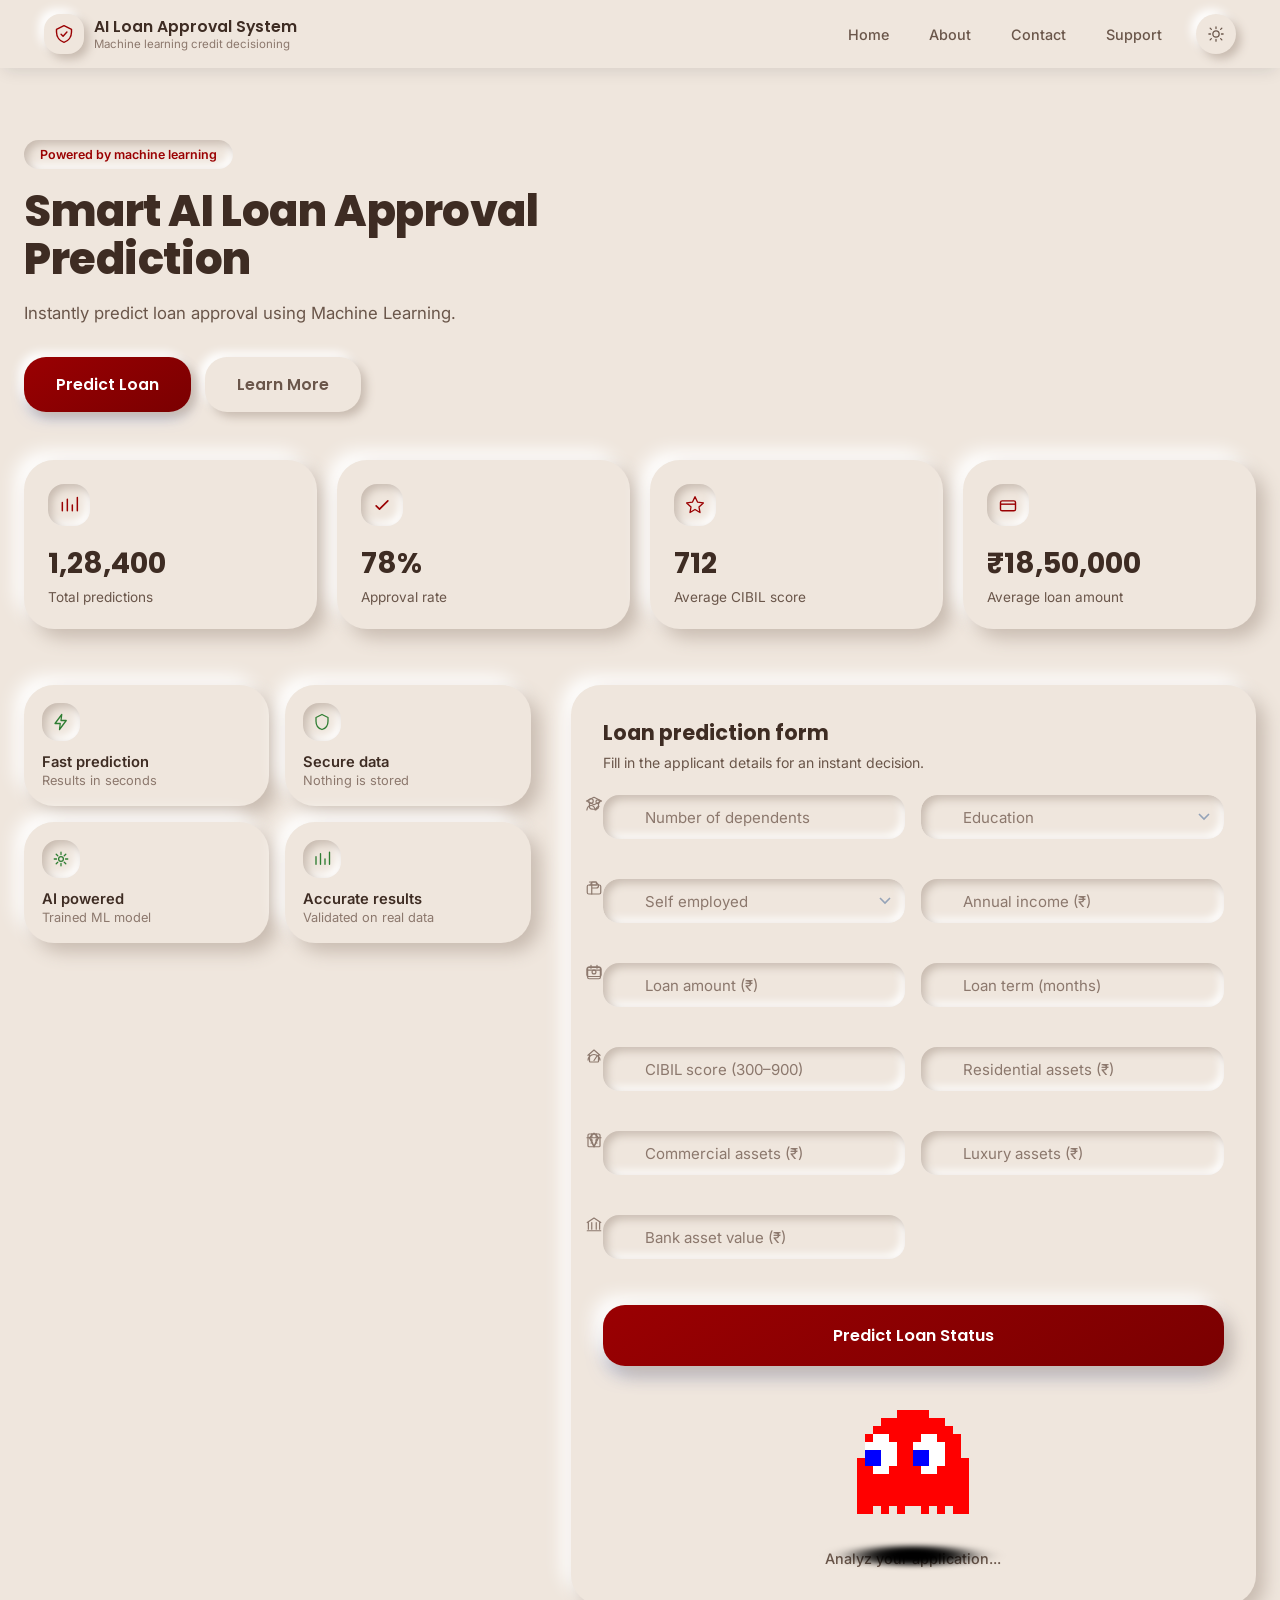
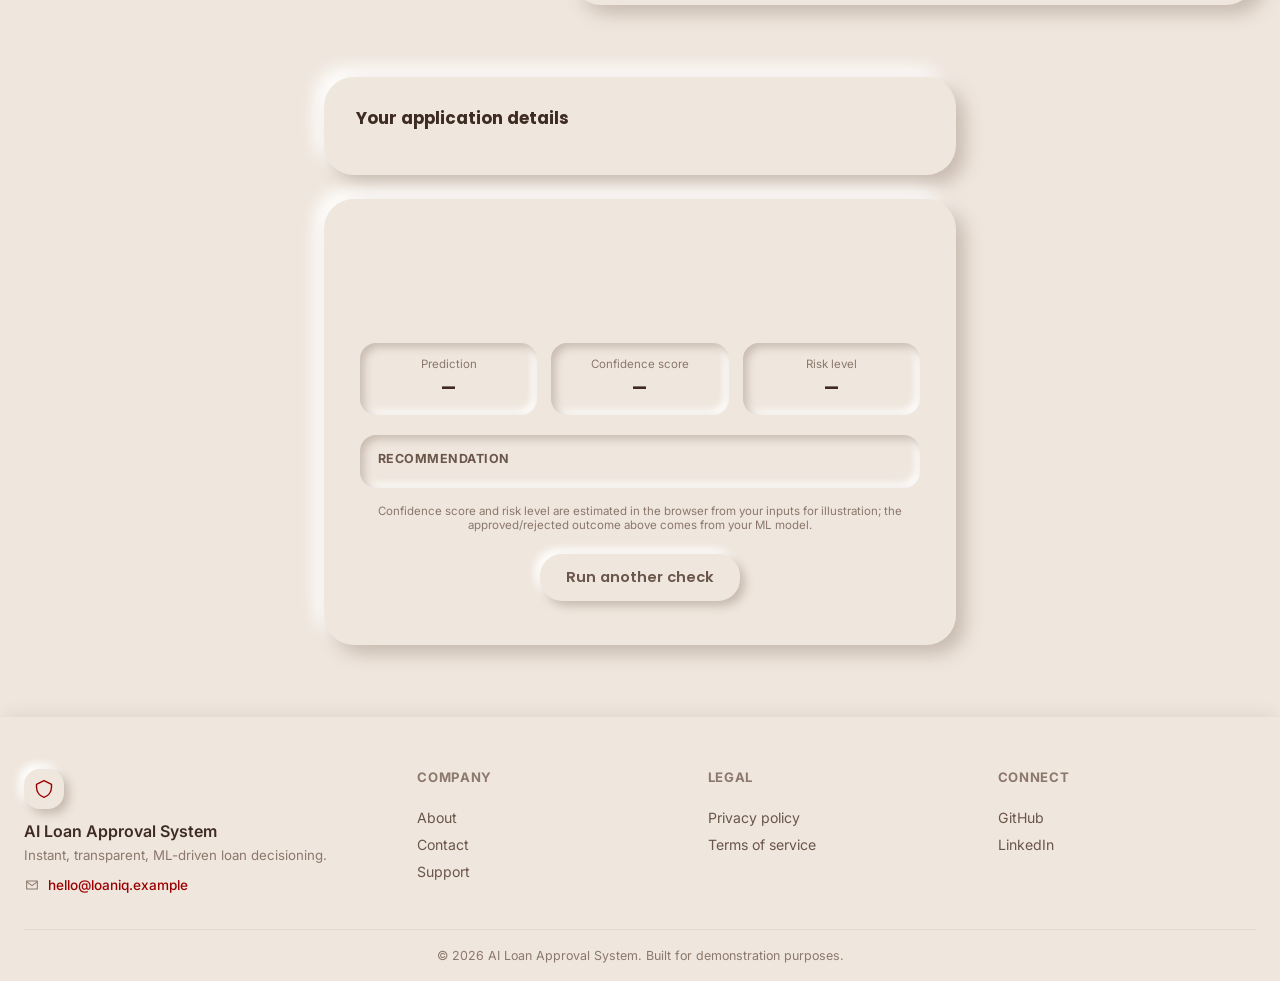
<file: new_frontend/index.html>
<!DOCTYPE html>
<html lang="en">
<head>
<meta charset="UTF-8" />
<meta name="viewport" content="width=device-width, initial-scale=1.0" />
<title>AI Loan Approval System — Smart Loan Prediction</title>
<meta name="description" content="Predict loan approval instantly using a trained Machine Learning model." />

<link rel="preconnect" href="https://fonts.googleapis.com">
<link rel="preconnect" href="https://fonts.gstatic.com" crossorigin>
<link href="https://fonts.googleapis.com/css2?family=Poppins:wght@500;600;700;800&family=Inter:wght@400;500;600;700&display=swap" rel="stylesheet">

<link rel="stylesheet" href="style.css" />
</head>
<body>

<a class="skip-link" href="#loanForm">Skip to loan form</a>

<!-- ======================= HEADER ======================= -->
<header class="site-header" id="siteHeader">
  <div class="header-inner">
    <div class="brand">
      <span class="brand-mark" aria-hidden="true">
        <svg viewBox="0 0 24 24" fill="none"><path d="M12 2l9 4.5v3c0 6.1-3.9 10.9-9 12.5-5.1-1.6-9-6.4-9-12.5v-3L12 2z" stroke="currentColor" stroke-width="1.7" stroke-linejoin="round"/><path d="M8.5 12.3l2.4 2.4 4.6-5" stroke="currentColor" stroke-width="1.7" stroke-linecap="round" stroke-linejoin="round"/></svg>
      </span>
      <div class="brand-text">
        <span class="brand-title">AI Loan Approval System</span>
        <span class="brand-sub">Machine learning credit decisioning</span>
      </div>
    </div>

    <button class="nav-toggle" id="navToggle" aria-label="Toggle navigation menu" aria-expanded="false">
      <span></span><span></span><span></span>
    </button>

    <nav class="site-nav" id="siteNav" aria-label="Primary">
      <a href="#top">Home</a>
      <button type="button" class="nav-link-btn" data-modal="about">About</button>
      <button type="button" class="nav-link-btn" data-modal="contact">Contact</button>
      <a href="#support">Support</a>
      <button class="theme-toggle" id="themeToggle" aria-label="Toggle dark mode" aria-pressed="false">
        <svg class="icon-sun" viewBox="0 0 24 24" fill="none" aria-hidden="true"><circle cx="12" cy="12" r="4.2" stroke="currentColor" stroke-width="1.7"/><path d="M12 2.5v2.2M12 19.3v2.2M4.2 4.2l1.6 1.6M18.2 18.2l1.6 1.6M2.5 12h2.2M19.3 12h2.2M4.2 19.8l1.6-1.6M18.2 5.8l1.6-1.6" stroke="currentColor" stroke-width="1.7" stroke-linecap="round"/></svg>
        <svg class="icon-moon" viewBox="0 0 24 24" fill="none" aria-hidden="true"><path d="M20 14.5A8.5 8.5 0 019.5 4a8.5 8.5 0 1010.5 10.5z" stroke="currentColor" stroke-width="1.7" stroke-linejoin="round"/></svg>
      </button>
    </nav>
  </div>
</header>

<main id="top">

  <!-- ======================= HERO ======================= -->
  <section class="hero reveal">
    <div class="hero-inner">
      <div class="hero-copy">
        <span class="eyebrow">Powered by machine learning</span>
        <h1>Smart AI Loan Approval Prediction</h1>
        <p class="hero-sub">Instantly predict loan approval using Machine Learning.</p>
        <div class="hero-actions">
          <button class="btn btn-primary btn-lg ripple" id="heroPredictBtn">Predict Loan</button>
          <button type="button" class="btn btn-ghost btn-lg" data-modal="about">Learn More</button>
        </div>
      </div>
      <!-- <div class="hero-art" aria-hidden="true">
        <svg viewBox="0 0 420 360" fill="none">
          <rect x="40" y="60" width="300" height="230" rx="18" class="art-panel" />
          <rect x="70" y="95" width="140" height="14" rx="7" class="art-bar" />
          <rect x="70" y="125" width="90" height="10" rx="5" class="art-bar-muted" />
          <rect x="70" y="165" width="240" height="90" rx="12" class="art-chart-bg" />
          <polyline points="80,235 120,205 160,220 200,180 240,195 280,150 300,165" class="art-line" fill="none" stroke-width="3" stroke-linecap="round" stroke-linejoin="round"/>
          <circle cx="300" cy="165" r="6" class="art-dot" />
          <circle cx="330" cy="90" r="34" class="art-badge" />
          <path d="M318 90l8 8 16-16" class="art-check" stroke-width="3.4" stroke-linecap="round" stroke-linejoin="round" fill="none"/>
        </svg>
      </div> -->
    </div>
  </section>

  <!-- ======================= STATS ======================= -->
  <section class="stats-section reveal" aria-label="Platform statistics">
    <div class="stats-grid">
      <div class="stat-card">
        <span class="stat-icon" aria-hidden="true"><svg viewBox="0 0 24 24" fill="none"><path d="M4 19V9M10 19V5M16 19v-7M22 19V3" stroke="currentColor" stroke-width="1.8" stroke-linecap="round"/></svg></span>
        <span class="stat-value" data-count="128400" id="statPredictions">0</span>
        <span class="stat-label">Total predictions</span>
      </div>
      <div class="stat-card">
        <span class="stat-icon" aria-hidden="true"><svg viewBox="0 0 24 24" fill="none"><path d="M5 13l4 4L19 7" stroke="currentColor" stroke-width="2" stroke-linecap="round" stroke-linejoin="round"/></svg></span>
        <span class="stat-value" data-count="78" data-suffix="%" id="statApproval">0%</span>
        <span class="stat-label">Approval rate</span>
      </div>
      <div class="stat-card">
        <span class="stat-icon" aria-hidden="true"><svg viewBox="0 0 24 24" fill="none"><path d="M12 2l3 6.5 7 1-5.2 4.9L18 21l-6-3.6L6 21l1.2-6.6L2 9.5l7-1L12 2z" stroke="currentColor" stroke-width="1.6" stroke-linejoin="round"/></svg></span>
        <span class="stat-value" data-count="712" id="statCibil">0</span>
        <span class="stat-label">Average CIBIL score</span>
      </div>
      <div class="stat-card">
        <span class="stat-icon" aria-hidden="true"><svg viewBox="0 0 24 24" fill="none"><rect x="3" y="7" width="18" height="12" rx="2" stroke="currentColor" stroke-width="1.7"/><path d="M3 11h18" stroke="currentColor" stroke-width="1.7"/></svg></span>
        <span class="stat-value" data-count="1850000" data-prefix="₹" id="statLoan">₹0</span>
        <span class="stat-label">Average loan amount</span>
      </div>
    </div>
  </section>

  <!-- ======================= MAIN SPLIT: FEATURES + FORM ======================= -->
  <section class="split-section" id="about">
    <div class="split-inner">

      <!-- LEFT: illustration + feature cards -->
       <div class="split-left reveal">
       
       
        

        <div class="feature-grid">
          <div class="feature-card">
            <span class="feature-icon" aria-hidden="true"><svg viewBox="0 0 24 24" fill="none"><path d="M13 2L4 14h7l-1 8 9-12h-7l1-8z" stroke="currentColor" stroke-width="1.7" stroke-linejoin="round"/></svg></span>
            <div>

            </div>
            <p class="feature-title">Fast prediction</p>
            <p class="feature-desc">Results in seconds</p>
          </div>
          <div class="feature-card">
            <span class="feature-icon" aria-hidden="true"><svg viewBox="0 0 24 24" fill="none"><path d="M12 2l8 4v5c0 5.4-3.4 9.8-8 11-4.6-1.2-8-5.6-8-11V6l8-4z" stroke="currentColor" stroke-width="1.7" stroke-linejoin="round"/></svg></span>
            <p class="feature-title">Secure data</p>
            <p class="feature-desc">Nothing is stored</p>
          </div>
          <div class="feature-card">
            <span class="feature-icon" aria-hidden="true"><svg viewBox="0 0 24 24" fill="none"><circle cx="12" cy="12" r="3.2" stroke="currentColor" stroke-width="1.7"/><path d="M12 3v3M12 18v3M3 12h3M18 12h3M5.6 5.6l2.1 2.1M16.3 16.3l2.1 2.1M5.6 18.4l2.1-2.1M16.3 7.7l2.1-2.1" stroke="currentColor" stroke-width="1.7" stroke-linecap="round"/></svg></span>
            <p class="feature-title">AI powered</p>
            <p class="feature-desc">Trained ML model</p>
          </div>
          <div class="feature-card">
            <span class="feature-icon" aria-hidden="true"><svg viewBox="0 0 24 24" fill="none"><path d="M4 19V9M10 19V5M16 19v-7M22 19V3" stroke="currentColor" stroke-width="1.8" stroke-linecap="round"/></svg></span>
            <p class="feature-title">Accurate results</p>
            <p class="feature-desc">Validated on real data</p>
          </div>
        </div>
      </div>
      <!-- From Uiverse.io by bociKond --> 
       



      <!-- RIGHT: neomorphic prediction form -->
      <div class="split-right reveal">
        <div class="form-card" id="formCard">
          <div class="form-card-head">
            <h2>Loan prediction form</h2>
            <p>Fill in the applicant details for an instant decision.</p>
          </div>

          <form id="loanForm" novalidate autocomplete="off">
            <div class="field-grid">

              <div class="field" data-field="no_of_dependents">
                <span class="field-icon" aria-hidden="true"><svg viewBox="0 0 24 24" fill="none"><circle cx="8" cy="8" r="3" stroke="currentColor" stroke-width="1.6"/><circle cx="17" cy="9" r="2.4" stroke="currentColor" stroke-width="1.6"/><path d="M2.5 20c.6-3.8 3-6 5.5-6s4.9 2.2 5.5 6M14.5 20c.4-2.8 1.9-4.6 4-4.9" stroke="currentColor" stroke-width="1.6" stroke-linecap="round"/></svg></span>
                <div class="field-control">
                  <input type="number" id="no_of_dependents" name="no_of_dependents" placeholder=" " min="0" step="1" aria-describedby="err_no_of_dependents" />
                  <label for="no_of_dependents">Number of dependents</label>
                </div>
                <span class="error-msg" id="err_no_of_dependents" role="alert"></span>
              </div>

              <div class="field" data-field="education">
                <span class="field-icon" aria-hidden="true"><svg viewBox="0 0 24 24" fill="none"><path d="M12 3l10 5-10 5L2 8l10-5z" stroke="currentColor" stroke-width="1.6" stroke-linejoin="round"/><path d="M6 10.5V16c0 1.7 2.7 3 6 3s6-1.3 6-3v-5.5" stroke="currentColor" stroke-width="1.6"/></svg></span>
                <div class="field-control">
                  <select id="education" name="education" aria-describedby="err_education">
                    <option value="" selected disabled></option>
                    <option value=" Graduate">Graduate</option>
                    <option value=" Not Graduate">Not Graduate</option>
                  </select>
                  <label for="education">Education</label>
                </div>
                <span class="error-msg" id="err_education" role="alert"></span>
              </div>

              <div class="field" data-field="self_employed">
                <span class="field-icon" aria-hidden="true"><svg viewBox="0 0 24 24" fill="none"><rect x="3" y="8" width="18" height="12" rx="2" stroke="currentColor" stroke-width="1.6"/><path d="M8 8V6a2 2 0 012-2h4a2 2 0 012 2v2" stroke="currentColor" stroke-width="1.6"/></svg></span>
                <div class="field-control">
                  <select id="self_employed" name="self_employed" aria-describedby="err_self_employed">
                    <option value="" selected disabled></option>
                    <option value=" Yes"> Yes</option>
                    <option value=" No"> No</option>
                  </select>
                  <label for="self_employed">Self employed</label>
                </div>
                <span class="error-msg" id="err_self_employed" role="alert"></span>
              </div>

              <div class="field" data-field="income_annum">
                <span class="field-icon" aria-hidden="true"><svg viewBox="0 0 24 24" fill="none"><path d="M6 4h9M6 8h9M9 4v16M9 12h6a3 3 0 000-6" stroke="currentColor" stroke-width="1.6" stroke-linecap="round" stroke-linejoin="round"/></svg></span>
                <div class="field-control">
                  <input type="number" id="income_annum" name="income_annum" placeholder=" " min="0" step="1000" aria-describedby="err_income_annum" />
                  <label for="income_annum">Annual income (₹)</label>
                </div>
                <span class="error-msg" id="err_income_annum" role="alert"></span>
              </div>

              <div class="field" data-field="loan_amount">
                <span class="field-icon" aria-hidden="true"><svg viewBox="0 0 24 24" fill="none"><rect x="2.5" y="6" width="19" height="12" rx="2" stroke="currentColor" stroke-width="1.6"/><circle cx="12" cy="12" r="2.6" stroke="currentColor" stroke-width="1.6"/></svg></span>
                <div class="field-control">
                  <input type="number" id="loan_amount" name="loan_amount" placeholder=" " min="0" step="1000" aria-describedby="err_loan_amount" />
                  <label for="loan_amount">Loan amount (₹)</label>
                </div>
                <span class="error-msg" id="err_loan_amount" role="alert"></span>
              </div>

              <div class="field" data-field="loan_term">
                <span class="field-icon" aria-hidden="true"><svg viewBox="0 0 24 24" fill="none"><rect x="3.5" y="5" width="17" height="16" rx="2" stroke="currentColor" stroke-width="1.6"/><path d="M3.5 9.5h17M8 3v4M16 3v4" stroke="currentColor" stroke-width="1.6" stroke-linecap="round"/></svg></span>
                <div class="field-control">
                  <input type="number" id="loan_term" name="loan_term" placeholder=" " min="0" step="1" aria-describedby="err_loan_term" />
                  <label for="loan_term">Loan term (months)</label>
                </div>
                <span class="error-msg" id="err_loan_term" role="alert"></span>
              </div>

              <div class="field" data-field="cibil_score">
                <span class="field-icon" aria-hidden="true"><svg viewBox="0 0 24 24" fill="none"><path d="M4 18a8 8 0 1116 0" stroke="currentColor" stroke-width="1.6"/><path d="M12 18l4-6" stroke="currentColor" stroke-width="1.6" stroke-linecap="round"/></svg></span>
                <div class="field-control">
                  <input type="number" id="cibil_score" name="cibil_score" placeholder=" " min="300" max="900" step="1" aria-describedby="err_cibil_score" />
                  <label for="cibil_score">CIBIL score (300–900)</label>
                </div>
                <span class="error-msg" id="err_cibil_score" role="alert"></span>
              </div>

              <div class="field" data-field="residential_assets_value">
                <span class="field-icon" aria-hidden="true"><svg viewBox="0 0 24 24" fill="none"><path d="M4 11l8-7 8 7" stroke="currentColor" stroke-width="1.6" stroke-linecap="round" stroke-linejoin="round"/><path d="M6 10v9a1 1 0 001 1h10a1 1 0 001-1v-9" stroke="currentColor" stroke-width="1.6"/></svg></span>
                <div class="field-control">
                  <input type="number" id="residential_assets_value" name="residential_assets_value" placeholder=" " min="0" step="1000" aria-describedby="err_residential_assets_value" />
                  <label for="residential_assets_value">Residential assets (₹)</label>
                </div>
                <span class="error-msg" id="err_residential_assets_value" role="alert"></span>
              </div>

              <div class="field" data-field="commercial_assets_value">
                <span class="field-icon" aria-hidden="true"><svg viewBox="0 0 24 24" fill="none"><rect x="4" y="4" width="16" height="17" rx="1.5" stroke="currentColor" stroke-width="1.6"/><path d="M8 8h2M14 8h2M8 12h2M14 12h2M8 16h2M14 16h2" stroke="currentColor" stroke-width="1.6" stroke-linecap="round"/></svg></span>
                <div class="field-control">
                  <input type="number" id="commercial_assets_value" name="commercial_assets_value" placeholder=" " min="0" step="1000" aria-describedby="err_commercial_assets_value" />
                  <label for="commercial_assets_value">Commercial assets (₹)</label>
                </div>
                <span class="error-msg" id="err_commercial_assets_value" role="alert"></span>
              </div>

              <div class="field" data-field="luxury_assets_value">
                <span class="field-icon" aria-hidden="true"><svg viewBox="0 0 24 24" fill="none"><path d="M6 9l6-6 6 6-6 12L6 9z" stroke="currentColor" stroke-width="1.6" stroke-linejoin="round"/><path d="M2 9h20M9.5 3l-2 6 4.5 12 4.5-12-2-6" stroke="currentColor" stroke-width="1.4" stroke-linejoin="round"/></svg></span>
                <div class="field-control">
                  <input type="number" id="luxury_assets_value" name="luxury_assets_value" placeholder=" " min="0" step="1000" aria-describedby="err_luxury_assets_value" />
                  <label for="luxury_assets_value">Luxury assets (₹)</label>
                </div>
                <span class="error-msg" id="err_luxury_assets_value" role="alert"></span>
              </div>

              <div class="field" data-field="bank_asset_value">
                <span class="field-icon" aria-hidden="true"><svg viewBox="0 0 24 24" fill="none"><path d="M3 10l9-6 9 6" stroke="currentColor" stroke-width="1.6" stroke-linecap="round" stroke-linejoin="round"/><path d="M4.5 10v9M9 10v9M15 10v9M19.5 10v9M3 21h18" stroke="currentColor" stroke-width="1.6" stroke-linecap="round"/></svg></span>
                <div class="field-control">
                  <input type="number" id="bank_asset_value" name="bank_asset_value" placeholder=" " min="0" step="1000" aria-describedby="err_bank_asset_value" />
                  <label for="bank_asset_value">Bank asset value (₹)</label>
                </div>
                <span class="error-msg" id="err_bank_asset_value" role="alert"></span>
              </div>

            </div>

            <button type="submit" class="btn btn-predict ripple" id="predictBtn">
              <span class="btn-predict-label" id="btnLabel">Predict Loan Status</span>
              <span class="btn-spinner" id="btnSpinner" hidden></span>
            </button>
          </form>

          <!-- Loading state -->
           
          <div class="loading-state" id="loadingState" hidden>
           <!-- <span class="loading-ring" aria-hidden="true"></span> -->
            <!-- From Uiverse.io by BlackisPlay --> 
<div id="ghost">
  <div id="red">
    <div id="pupil"></div>
    <div id="pupil1"></div>
    <div id="eye"></div>
    <div id="eye1"></div>
    <div id="top0"></div>
    <div id="top1"></div>
    <div id="top2"></div>
    <div id="top3"></div>
    <div id="top4"></div>
    <div id="st0"></div>
    <div id="st1"></div>
    <div id="st2"></div>
    <div id="st3"></div>
    <div id="st4"></div>
    <div id="st5"></div>
    <div id="an1"></div>
    <div id="an2"></div>
    <div id="an3"></div>
    <div id="an4"></div>
    <div id="an5"></div>
    <div id="an6"></div>
    <div id="an7"></div>
    <div id="an8"></div>
    <div id="an9"></div>
    <div id="an10"></div>
    <div id="an11"></div>
    <div id="an12"></div>
    <div id="an13"></div>
    <div id="an14"></div>
    <div id="an15"></div>
    <div id="an16"></div>
    <div id="an17"></div>
    <div id="an18"></div>
  </div>
  <div id="shadow"></div>
</div>


            <p>Analyz your application...</p>
          </div>
        </div>
      </div>

    </div>
  </section>

  <!-- ======================= RESULT SECTION (the "new page" shown after Predict) ======================= -->
  <section class="result-section" id="resultSection" hidden>

    <!-- Recap of everything the applicant entered -->
    <div class="applicant-summary" id="applicantSummary">
      <h3>Your application details</h3>
      <div class="summary-grid" id="applicantSummaryList"></div>
    </div>

    <div class="result-card" id="resultCard">

      <canvas class="confetti-canvas" id="confettiCanvas" aria-hidden="true"></canvas>

      <span class="result-icon" id="resultIcon" aria-hidden="true"></span>
      <h2 class="result-title" id="resultTitle"></h2>
      <p class="result-message" id="resultMessage"></p>

      <div class="result-metrics">
        <div class="metric">
          <span class="metric-label">Prediction</span>
          <span class="metric-value" id="metricPrediction">—</span>
        </div>
        <div class="metric">
          <span class="metric-label">Confidence score</span>
          <span class="metric-value" id="metricConfidence">—</span>
        </div>
        <div class="metric">
          <span class="metric-label">Risk level</span>
          <span class="metric-value" id="metricRisk">—</span>
        </div>
      </div>

      <div class="recommendation" id="recommendationBox">
        <p class="recommendation-title">Recommendation</p>
        <p class="recommendation-text" id="recommendationText"></p>
      </div>

      <p class="result-disclaimer">Confidence score and risk level are estimated in the browser from your inputs for illustration; the approved/rejected outcome above comes from your ML model.</p>

      <button type="button" class="btn btn-ghost" id="tryAgainBtn">Run another check</button>
    </div>
  </section>

</main>

<!-- ======================= FOOTER ======================= -->
<footer class="site-footer" id="support">
  <div class="footer-inner">
    <div class="footer-brand">
      <span class="brand-mark" aria-hidden="true">
        <svg viewBox="0 0 24 24" fill="none"><path d="M12 2l9 4.5v3c0 6.1-3.9 10.9-9 12.5-5.1-1.6-9-6.4-9-12.5v-3L12 2z" stroke="currentColor" stroke-width="1.7" stroke-linejoin="round"/></svg>
      </span>
      <p>AI Loan Approval System</p>
      <p class="footer-tagline">Instant, transparent, ML-driven loan decisioning.</p>
      <p class="footer-contact-info" id="contact">
        <svg viewBox="0 0 24 24" fill="none" aria-hidden="true"><path d="M4 6h16v12H4z" stroke="currentColor" stroke-width="1.6"/><path d="M4 7l8 6 8-6" stroke="currentColor" stroke-width="1.6"/></svg>
        <a href="mailto:hello@loaniq.example">hello@loaniq.example</a>
      </p>
    </div>

    <div class="footer-col">
      <p class="footer-heading">Company</p>
      <button type="button" class="footer-link-btn" data-modal="about">About</button>
      <button type="button" class="footer-link-btn" data-modal="contact">Contact</button>
      <a href="#support">Support</a>
    </div>
    <div class="footer-col">
      <p class="footer-heading">Legal</p>
      <a href="#privacy-panel">Privacy policy</a>
      <a href="#terms-panel">Terms of service</a>
    </div>
    <div class="footer-col">
      <p class="footer-heading">Connect</p>
      <a href="https://github.com" target="_blank" rel="noopener">GitHub</a>
      <a href="https://linkedin.com" target="_blank" rel="noopener">LinkedIn</a>
    </div>
  </div>
  <div class="footer-legal-panel" id="privacy-panel">
    <p class="footer-legal-title">Privacy policy</p>
    <p>This is placeholder copy. Replace with your real privacy policy describing what applicant data is collected, how it's used by the prediction model, and how long it's retained.</p>
    <a class="footer-legal-close" href="#top">Close</a>
  </div>

  <div class="footer-legal-panel" id="terms-panel">
    <p class="footer-legal-title">Terms of service</p>
    <p>This is placeholder copy. Replace with your real terms covering acceptable use, disclaimers about the accuracy of ML-generated predictions, and liability limits.</p>
    <a class="footer-legal-close" href="#top">Close</a>
  </div>

  <div class="footer-bottom">
    <p>&copy; 2026 AI Loan Approval System. Built for demonstration purposes.</p>
  </div>
</footer>

<!-- ======================= MODAL (used for both About and Contact) ======================= -->
<div class="modal-overlay" id="modalOverlay" hidden>
  <div class="modal-box" role="dialog" aria-modal="true" aria-labelledby="modalTitle">
    <button type="button" class="modal-close" id="modalClose" aria-label="Close dialog">
      <svg viewBox="0 0 24 24" fill="none"><path d="M6 6l12 12M18 6L6 18" stroke="currentColor" stroke-width="2" stroke-linecap="round"/></svg>
    </button>
    <div class="modal-content" id="modalContent"></div>
  </div>
</div>

<template id="aboutModalTemplate">
  <h2 id="modalTitle">About this project</h2>
  <p>The AI Loan Approval System uses a trained machine learning model to instantly predict whether a loan application is likely to be approved or rejected, based on the applicant's income, credit history, and assets.</p>
  <ul class="modal-list">
    <li>Fast, instant predictions from a trained classification model</li>
    <li>Applicant data is used only to generate the prediction shown to you</li>
    <li>Confidence score and risk level come from the model's own probability output</li>
    <li>Built for demonstration and educational purposes</li>
  </ul>
</template>

<template id="contactModalTemplate">
  <h2 id="modalTitle">Get in touch</h2>
  <p>Reach out through any of the channels below.</p>
  <div class="modal-contact-links">
    <a class="modal-contact-link" href="mailto:hello@loaniq.example">
      <span class="modal-contact-icon" aria-hidden="true"><svg viewBox="0 0 24 24" fill="none"><path d="M4 6h16v12H4z" stroke="currentColor" stroke-width="1.6"/><path d="M4 7l8 6 8-6" stroke="currentColor" stroke-width="1.6"/></svg></span>
      <span>
        <span class="modal-contact-label">Gmail</span>
        <span class="modal-contact-value">hello@loaniq.example</span>
      </span>
    </a>
    <a class="modal-contact-link" href="https://linkedin.com" target="_blank" rel="noopener">
      <span class="modal-contact-icon" aria-hidden="true"><svg viewBox="0 0 24 24" fill="none"><rect x="3" y="3" width="18" height="18" rx="3" stroke="currentColor" stroke-width="1.6"/><path d="M7.5 10.5v6M7.5 7.8v.01M11.5 16.5v-3.7c0-1.5 1-2.3 2.3-2.3 1.3 0 2.2.8 2.2 2.3v3.7" stroke="currentColor" stroke-width="1.6" stroke-linecap="round"/></svg></span>
      <span>
        <span class="modal-contact-label">LinkedIn</span>
        <span class="modal-contact-value">linkedin.com/company/loaniq</span>
      </span>
    </a>
    <a class="modal-contact-link" href="https://github.com" target="_blank" rel="noopener">
      <span class="modal-contact-icon" aria-hidden="true"><svg viewBox="0 0 24 24" fill="none"><path d="M12 2a10 10 0 00-3.16 19.5c.5.1.68-.22.68-.48v-1.7c-2.78.6-3.37-1.34-3.37-1.34-.46-1.16-1.11-1.47-1.11-1.47-.9-.62.07-.6.07-.6 1 .07 1.53 1.03 1.53 1.03.9 1.52 2.34 1.08 2.91.83.1-.65.35-1.08.63-1.33-2.22-.25-4.55-1.11-4.55-4.94 0-1.09.39-1.98 1.03-2.68-.1-.25-.45-1.27.1-2.65 0 0 .84-.27 2.75 1.02a9.6 9.6 0 015 0c1.9-1.3 2.75-1.02 2.75-1.02.55 1.38.2 2.4.1 2.65.64.7 1.03 1.6 1.03 2.68 0 3.84-2.34 4.68-4.57 4.93.36.31.68.92.68 1.85v2.74c0 .27.18.58.69.48A10 10 0 0012 2z" stroke="currentColor" stroke-width="1.3" stroke-linejoin="round"/></svg></span>
      <span>
        <span class="modal-contact-label">GitHub</span>
        <span class="modal-contact-value">github.com/loaniq</span>
      </span>
    </a>
  </div>
</template>

<script src="script.js"></script>
</body>
</html>
</file>
<file: new_frontend/style.css>
/* =========================================================================
   AI LOAN APPROVAL SYSTEM — style.css
   Design language: Neomorphism (soft UI) — every surface is the same base
   colour as the page, sculpted into "raised" or "pressed" shapes using a
   paired light/dark shadow instead of borders, gradients, or blur.

   IMPORTANT: every selector below matches the existing index.html markup
   and script.js hooks exactly (same ids/classes). Only visual treatment
   changed — no structural class was renamed or removed. The Portfolio
   insights charts section has been removed entirely (see index.html).

   Table of contents:
   1. Theme tokens (light/dark) + neomorphic shadow recipes
   2. Reset & base
   3. Layout utilities
   4. Header / nav
   5. Hero
   6. Stats cards
   7. Split section (features + form)
   8. Form fields (floating labels, pressed-in wells)
   9. Buttons (raised / pressed on click)
   10. Loading state
   11. Result card + applicant details summary
   12. Modal popups (About / Contact)
   13. Footer
   14. Animations
   15. Responsive breakpoints
   ========================================================================= */

/* ---------- 1. Tokens & theme ---------- */
:root {
  /* Primary Theme */
  --primary: #9A0002;          /* Cherry Cola */
  --primary-dark: #7A0001;
  --primary-light: #D9A7A8;

  /* Status Colors */
  --success: #2E7D32;
  --success-light: #DFF4E2;

  --danger: #9A0002;
  --danger-light: #F6D7D7;

  --warning: #C17A2A;

  /* Text */
  --text: #3E2C23;
  --text-secondary: #6A564A;
  --text-muted: #8C786D;

  /* Background */
  --bg: #EFE6DD;          /* Vanilla Cream */
  --surface: #EFE6DD;
  --well-fill: #EFE6DD;

  /* Neomorphic Shadows */
  --shadow-light: #FFFFFF;
  --shadow-dark: #C8BBB0;

  /* Border Radius */
  --radius-sm: 16px;
  --radius-md: 22px;
  --radius-lg: 30px;
  --radius-pill: 999px;

  /* Fonts */
  --font-display: 'Poppins', sans-serif;
  --font-body: 'Inter', sans-serif;

  --ease: cubic-bezier(0.22, 1, 0.36, 1);
  --dur: 0.2s;

  /* Shadows */
  --shadow-raised-sm: 5px 5px 10px var(--shadow-dark),
                      -5px -5px 10px var(--shadow-light);

  --shadow-raised-md: 9px 9px 18px var(--shadow-dark),
                      -9px -9px 18px var(--shadow-light);

  --shadow-raised-lg: 14px 14px 28px var(--shadow-dark),
                      -14px -14px 28px var(--shadow-light);

  --shadow-pressed-sm: inset 4px 4px 8px var(--shadow-dark),
                       inset -4px -4px 8px var(--shadow-light);

  --shadow-pressed-md: inset 6px 6px 14px var(--shadow-dark),
                       inset -6px -6px 14px var(--shadow-light);

  /* Focus Glow */
  --glow-primary: 0 0 0 4px rgba(154, 0, 2, 0.18);
}

[data-theme="dark"] {
  --primary: #D64A4C;
  --primary-dark: #B31A1C;
  --primary-light: rgba(214, 74, 76, 0.2);

  --success: #6FCF97;
  --success-light: rgba(111, 207, 151, 0.18);

  --danger: #FF6B6B;
  --danger-light: rgba(255, 107, 107, 0.18);

  --warning: #F2C94C;

  --text: #F5EDE6;
  --text-secondary: #D7CBC2;
  --text-muted: #B7A89B;

  --bg: #2B1F1B;
  --surface: #2B1F1B;
  --well-fill: #2B1F1B;

  --shadow-light: #3A2B27;
  --shadow-dark: #17100E;

  --glow-primary: 0 0 0 4px rgba(214, 74, 76, 0.25);
}

@media (prefers-reduced-motion: reduce) {
  *, *::before, *::after {
    animation-duration: 0.01ms !important;
    animation-iteration-count: 1 !important;
    transition-duration: 0.01ms !important;
    scroll-behavior: auto !important;
  }
}

/* ---------- 2. Reset & base ---------- */
* { box-sizing: border-box; }

html { scroll-behavior: smooth; }

body {
  margin: 0;
  font-family: var(--font-body);
  color: var(--text);
  background: var(--bg);
  -webkit-font-smoothing: antialiased;
  transition: background var(--dur) var(--ease), color var(--dur) var(--ease);
}

h1, h2, h3 { font-family: var(--font-display); margin: 0; color: var(--text); }
p { margin: 0; }
a { color: inherit; text-decoration: none; }
button { font-family: var(--font-body); cursor: pointer; }
svg { display: block; }

.skip-link {
  position: absolute;
  left: -9999px;
  top: 0;
  background: var(--primary);
  color: #fff;
  padding: 10px 18px;
  border-radius: var(--radius-pill);
  z-index: 999;
}
.skip-link:focus { left: 12px; top: 12px; }

:focus-visible {
  outline: 2px solid var(--primary);
  outline-offset: 2px;
}

/* Shared neomorphic "raised card" treatment. */
.site-header,
.stat-card,
.feature-card,
.form-card,
.footer-legal-panel,
.result-card,
.applicant-summary,
.hero-art,
.side-art,
.modal-box {
  background: var(--surface);
  border: none;
  border-radius: var(--radius-lg);
  box-shadow: var(--shadow-raised-md);
}

/* ---------- 3. Layout utilities ---------- */
main { overflow-x: hidden; }

.section-heading { text-align: center; max-width: 560px; margin: 0 auto 32px; }
.section-heading h2 { font-size: 1.7rem; font-weight: 700; }
.section-heading p { color: var(--text-secondary); margin-top: 8px; font-size: 0.95rem; }

.reveal {
  opacity: 0;
  transform: translateY(24px);
  transition: opacity 0.7s var(--ease), transform 0.7s var(--ease);
}
.reveal.in-view { opacity: 1; transform: translateY(0); }

/* ---------- 4. Header / nav ---------- */
.site-header {
  position: sticky;
  top: 0;
  z-index: 100;
  border-radius: 0;
  box-shadow: 0 6px 16px -4px rgba(20, 23, 30, 0.12);
}

.header-inner {
  max-width: 1240px;
  margin: 0 auto;
  padding: 14px 24px;
  display: flex;
  align-items: center;
  justify-content: space-between;
  gap: 20px;
}

.brand { display: flex; align-items: center; gap: 10px; }
.brand-mark {
  width: 40px;
  height: 40px;
  border-radius: var(--radius-sm);
  background: var(--surface);
  box-shadow: var(--shadow-raised-sm);
  color: var(--primary);
  display: flex;
  align-items: center;
  justify-content: center;
  flex-shrink: 0;
}
.brand-mark svg { width: 20px; height: 20px; }
.brand-text { display: flex; flex-direction: column; line-height: 1.25; }
.brand-title { font-family: var(--font-display); font-weight: 600; font-size: 0.98rem; }
.brand-sub { font-size: 0.72rem; color: var(--text-muted); }

.site-nav { display: flex; align-items: center; gap: 8px; }
.site-nav a,
.nav-link-btn {
  font-family: var(--font-body);
  font-size: 0.9rem;
  font-weight: 500;
  color: var(--text-secondary);
  background: none;
  border: none;
  transition: color var(--dur) var(--ease), box-shadow var(--dur) var(--ease);
  padding: 9px 16px;
  border-radius: var(--radius-pill);
}
.site-nav a:hover,
.nav-link-btn:hover { color: var(--primary); box-shadow: var(--shadow-raised-sm); }
.nav-link-btn:active { box-shadow: var(--shadow-pressed-sm); }

.theme-toggle {
  width: 40px;
  height: 40px;
  border-radius: 50%;
  border: none;
  background: var(--surface);
  box-shadow: var(--shadow-raised-sm);
  color: var(--text-secondary);
  display: flex;
  align-items: center;
  justify-content: center;
  margin-left: 10px;
  transition: box-shadow var(--dur) var(--ease), color var(--dur) var(--ease), transform var(--dur) var(--ease);
}
.theme-toggle:hover { color: var(--primary); transform: rotate(15deg); }
.theme-toggle:active { box-shadow: var(--shadow-pressed-sm); }
.theme-toggle svg { width: 18px; height: 18px; }
.theme-toggle .icon-moon { display: none; }
[data-theme="dark"] .theme-toggle .icon-sun { display: none; }
[data-theme="dark"] .theme-toggle .icon-moon { display: block; }

.nav-toggle {
  display: none;
  flex-direction: column;
  justify-content: center;
  gap: 5px;
  width: 40px;
  height: 40px;
  border: none;
  border-radius: var(--radius-sm);
  background: var(--surface);
  box-shadow: var(--shadow-raised-sm);
}
.nav-toggle span {
  width: 18px;
  height: 2px;
  background: var(--text);
  margin: 0 auto;
  transition: transform var(--dur) var(--ease), opacity var(--dur) var(--ease);
}

/* ---------- 5. Hero ---------- */
.hero { padding: 72px 24px 48px; }
.hero-inner {
  max-width: 1240px;
  margin: 0 auto;
  display: grid;
  grid-template-columns: 1.1fr 1fr;
  align-items: center;
  gap: 48px;
}

.eyebrow {
  display: inline-block;
  font-size: 0.78rem;
  font-weight: 600;
  color: var(--primary);
  background: var(--surface);
  box-shadow: var(--shadow-pressed-sm);
  padding: 7px 16px;
  border-radius: var(--radius-pill);
  margin-bottom: 18px;
}

.hero-copy h1 {
  font-size: 2.7rem;
  font-weight: 800;
  line-height: 1.12;
  letter-spacing: -0.01em;
}

.hero-sub {
  margin-top: 16px;
  font-size: 1.05rem;
  color: var(--text-secondary);
  max-width: 460px;
  line-height: 1.6;
}

.hero-actions { display: flex; gap: 14px; margin-top: 30px; flex-wrap: wrap; }

/* .hero-art,
.side-art { padding: 24px; }
.hero-art svg,
.side-art svg { width: 100%; height: auto; }

.art-panel, .art-panel-alt { fill: var(--surface); stroke: none; }
.art-bar, .art-bar-alt { fill: var(--primary); opacity: 0.85; }
.art-bar-muted, .art-bar-muted-alt { fill: var(--shadow-dark); opacity: 0.35; }
.art-chart-bg, .art-chart-bg-alt { fill: var(--shadow-dark); opacity: 0.12; }
.art-line { stroke: var(--primary); }
.art-dot { fill: var(--primary); }
.art-badge, .art-badge-alt { fill: var(--success-light); }
.art-check, .art-check-alt { stroke: var(--success); } */

/* ---------- 6. Stats cards ---------- */
.stats-section { padding: 0 24px 56px; }
.stats-grid {
  max-width: 1240px;
  margin: 0 auto;
  display: grid;
  grid-template-columns: repeat(4, 1fr);
  gap: 20px;
}

.stat-card {
  padding: 24px;
  transition: transform var(--dur) var(--ease), box-shadow var(--dur) var(--ease);
}
.stat-card:hover { transform: translateY(-3px); }

.stat-icon {
  width: 42px;
  height: 42px;
  border-radius: var(--radius-sm);
  background: var(--surface);
  box-shadow: var(--shadow-pressed-sm);
  color: var(--primary);
  display: flex;
  align-items: center;
  justify-content: center;
  margin-bottom: 16px;
}
.stat-icon svg { width: 20px; height: 20px; }

.stat-value {
  display: block;
  font-family: var(--font-display);
  font-size: 1.8rem;
  font-weight: 700;
}
.stat-label { display: block; font-size: 0.85rem; color: var(--text-secondary); margin-top: 4px; }

/* ---------- 7. Split section ---------- */
.split-section { padding: 0 24px 72px; }
.split-inner {
  max-width: 1240px;
  margin: 0 auto;
  display: grid;
  grid-template-columns: 0.85fr 1.15fr;
  gap: 40px;
  align-items: start;
}



.feature-grid { display: grid; grid-template-columns: 1fr 1fr; gap: 16px; }
.feature-card {
  padding: 18px;
  transition: transform var(--dur) var(--ease);
}
.feature-card:hover { transform: translateY(-3px); }
.feature-icon {
  width: 38px;
  height: 38px;
  border-radius: var(--radius-sm);
  background: var(--surface);
  box-shadow: var(--shadow-pressed-sm);
  color: var(--success);
  display: flex;
  align-items: center;
  justify-content: center;
  margin-bottom: 12px;
}
.feature-icon svg { width: 18px; height: 18px; }
.feature-title { font-weight: 600; font-size: 0.92rem; }
.feature-desc { font-size: 0.8rem; color: var(--text-muted); margin-top: 2px; }

/* ---------- form-card ---------- */
.form-card { padding: 32px; }

.form-card-head { margin-bottom: 24px; }
.form-card-head h2 { font-size: 1.3rem; font-weight: 700; }
.form-card-head p { color: var(--text-secondary); font-size: 0.88rem; margin-top: 6px; }

/* ---------- 8. Form fields (floating labels, pressed-in wells) ---------- */
.field-grid {
  display: grid;
  grid-template-columns: 1fr 1fr;
  gap: 20px 16px;
  margin-bottom: 26px;
}

.field { display: flex; flex-direction: column; gap: 5px; }

.field-control { position: relative; display: flex; align-items: center; }

.field-icon {
  position: absolute;
  left: 14px;
  width: 18px;
  height: 18px;
  color: var(--text-muted);
  pointer-events: none;
  transition: color var(--dur) var(--ease);
  z-index: 1;
}
.field-icon svg { width: 100%; height: 100%; }

.field-control input,
.field-control select {
  width: 100%;
  font-family: var(--font-body);
  font-size: 0.94rem;
  color: var(--text);
  background: var(--well-fill);
  border: none;
  border-radius: var(--radius-sm);
  padding: 17px 14px 8px 42px;
  appearance: none;
  box-shadow: var(--shadow-pressed-sm);
  transition: box-shadow var(--dur) var(--ease);
}

.field-control select {
  background-image: url("data:image/svg+xml,%3Csvg xmlns='http://www.w3.org/2000/svg' width='12' height='8' viewBox='0 0 12 8'%3E%3Cpath d='M1 1l5 5 5-5' stroke='%2394A3B8' stroke-width='1.6' fill='none'/%3E%3C/svg%3E");
  background-repeat: no-repeat;
  background-position: right 14px center;
}

.field-control label {
  position: absolute;
  left: 42px;
  top: 50%;
  transform: translateY(-50%);
  font-size: 0.94rem;
  color: var(--text-muted);
  pointer-events: none;
  transition: transform var(--dur) var(--ease), font-size var(--dur) var(--ease), top var(--dur) var(--ease), color var(--dur) var(--ease);
}

.field-control input:focus,
.field-control select:focus {
  outline: none;
  box-shadow: var(--shadow-pressed-sm), var(--glow-primary);
}

.field-control input:focus ~ .field-icon,
.field-control select:focus ~ .field-icon,
.field.filled .field-icon { color: var(--primary); }

.field-control input:focus + label,
.field-control input.filled + label,
.field-control select:focus + label,
.field-control select.filled + label,
.field.filled label {
  top: 15px;
  font-size: 0.68rem;
  font-weight: 600;
  color: var(--primary);
}

.field.has-error .field-control input,
.field.has-error .field-control select {
  box-shadow: var(--shadow-pressed-sm), 0 0 0 2px var(--danger);
  color: var(--danger);
}
.field.has-error .field-icon { color: var(--danger); }

.error-msg {
  min-height: 15px;
  font-size: 0.75rem;
  color: var(--danger);
  font-weight: 500;
  padding-left: 4px;
}

/* ---------- 9. Buttons (raised, pressed on click) ---------- */
.btn {
  display: inline-flex;
  align-items: center;
  justify-content: center;
  gap: 8px;
  font-family: var(--font-display);
  font-weight: 600;
  border-radius: var(--radius-md);
  border: none;
  padding: 13px 26px;
  font-size: 0.92rem;
  background: var(--surface);
  color: var(--text);
  box-shadow: var(--shadow-raised-sm);
  transition: box-shadow var(--dur) var(--ease), transform var(--dur) var(--ease), color var(--dur) var(--ease);
}
.btn-lg { padding: 16px 32px; font-size: 0.98rem; }

.btn:active { box-shadow: var(--shadow-pressed-sm); transform: translateY(1px); }

.btn-primary {
  background: linear-gradient(150deg, var(--primary), var(--primary-dark));
  color: #fff;
  box-shadow: var(--shadow-raised-sm), 0 8px 18px -8px rgba(37, 99, 235, 0.55);
}
.btn-primary:hover { transform: translateY(-2px); filter: brightness(1.05); }
.btn-primary:active { box-shadow: inset 3px 3px 8px rgba(0,0,0,0.35); transform: translateY(0); }

.btn-ghost { color: var(--text-secondary); }
.btn-ghost:hover { color: var(--primary); transform: translateY(-2px); }

.btn-predict {
  width: 100%;
  background: linear-gradient(150deg, var(--primary), var(--primary-dark));
  color: #fff;
  padding: 18px 24px;
  font-size: 1.02rem;
  box-shadow: var(--shadow-raised-md), 0 10px 22px -8px rgba(37, 99, 235, 0.55);
}
.btn-predict:hover { transform: translateY(-2px); filter: brightness(1.05); }
.btn-predict:active { box-shadow: inset 4px 4px 10px rgba(0,0,0,0.35); transform: translateY(0); }
.btn-predict:disabled { opacity: 0.7; cursor: not-allowed; transform: none; }

.btn-spinner {
  width: 18px;
  height: 18px;
  border: 2.5px solid rgba(255,255,255,0.4);
  border-top-color: #fff;
  border-radius: 50%;
  animation: spin 0.7s linear infinite;
}

/* Ripple effect: JS appends a .ripple-dot span on click */
.ripple { position: relative; overflow: hidden; }
.ripple-dot {
  position: absolute;
  border-radius: 50%;
  background: rgba(255,255,255,0.5);
  transform: scale(0);
  animation: rippleAnim 0.6s var(--ease);
  pointer-events: none;
}
@keyframes rippleAnim {
  to { transform: scale(3); opacity: 0; }
}

/* Footer/nav "link" buttons — no raised shadow at rest, only on hover,
   so they read as text links that happen to be buttons. */
.footer-link-btn {
  font-family: var(--font-body);
  font-size: 0.88rem;
  color: var(--text-secondary);
  background: none;
  border: none;
  text-align: left;
  padding: 0;
  cursor: pointer;
  transition: color var(--dur) var(--ease);
}
.footer-link-btn:hover { color: var(--primary); }

/* ---------- 10. Loading state ---------- */
/* From Uiverse.io by dovatgabriel */ 
/* From Uiverse.io by BlackisPlay */ 
#ghost {
  position: relative;
  scale: 0.8;
}

#red {
  animation: upNDown infinite 0.5s;
  position: relative;
  width: 140px;
  height: 140px;
  display: grid;
  grid-template-columns: repeat(14, 1fr);
  grid-template-rows: repeat(14, 1fr);
  grid-column-gap: 0px;
  grid-row-gap: 0px;
  grid-template-areas:
    "a1  a2  a3  a4  a5  top0  top0  top0  top0  a10 a11 a12 a13 a14"
    "b1  b2  b3  top1 top1 top1 top1 top1 top1 top1 top1 b12 b13 b14"
    "c1 c2 top2 top2 top2 top2 top2 top2 top2 top2 top2 top2 c13 c14"
    "d1 top3 top3 top3 top3 top3 top3 top3 top3 top3 top3 top3 top3 d14"
    "e1 top3 top3 top3 top3 top3 top3 top3 top3 top3 top3 top3 top3 e14"
    "f1 top3 top3 top3 top3 top3 top3 top3 top3 top3 top3 top3 top3 f14"
    "top4 top4 top4 top4 top4 top4 top4 top4 top4 top4 top4 top4 top4 top4"
    "top4 top4 top4 top4 top4 top4 top4 top4 top4 top4 top4 top4 top4 top4"
    "top4 top4 top4 top4 top4 top4 top4 top4 top4 top4 top4 top4 top4 top4"
    "top4 top4 top4 top4 top4 top4 top4 top4 top4 top4 top4 top4 top4 top4"
    "top4 top4 top4 top4 top4 top4 top4 top4 top4 top4 top4 top4 top4 top4"
    "top4 top4 top4 top4 top4 top4 top4 top4 top4 top4 top4 top4 top4 top4"
    "st0 st0 an4 st1 an7 st2 an10 an10 st3 an13 st4 an16 st5 st5"
    "an1 an2 an3 an5 an6 an8 an9 an9 an11 an12 an14 an15 an17 an18";
}

@keyframes upNDown {
  0%,
  49% {
    transform: translateY(0px);
  }
  50%,
  100% {
    transform: translateY(-10px);
  }
}

#top0,
#top1,
#top2,
#top3,
#top4,
#st0,
#st1,
#st2,
#st3,
#st4,
#st5 {
  background-color: red;
}

#top0 {
  grid-area: top0;
}

#top1 {
  grid-area: top1;
}

#top2 {
  grid-area: top2;
}

#top3 {
  grid-area: top3;
}

#top4 {
  grid-area: top4;
}

#st0 {
  grid-area: st0;
}

#st1 {
  grid-area: st1;
}

#st2 {
  grid-area: st2;
}

#st3 {
  grid-area: st3;
}

#st4 {
  grid-area: st4;
}

#st5 {
  grid-area: st5;
}

#an1 {
  grid-area: an1;
  animation: flicker0 infinite 0.5s;
}

#an18 {
  grid-area: an18;
  animation: flicker0 infinite 0.5s;
}

#an2 {
  grid-area: an2;
  animation: flicker1 infinite 0.5s;
}

#an17 {
  grid-area: an17;
  animation: flicker1 infinite 0.5s;
}

#an3 {
  grid-area: an3;
  animation: flicker1 infinite 0.5s;
}

#an16 {
  grid-area: an16;
  animation: flicker1 infinite 0.5s;
}

#an4 {
  grid-area: an4;
  animation: flicker1 infinite 0.5s;
}

#an15 {
  grid-area: an15;
  animation: flicker1 infinite 0.5s;
}

#an6 {
  grid-area: an6;
  animation: flicker0 infinite 0.5s;
}

#an12 {
  grid-area: an12;
  animation: flicker0 infinite 0.5s;
}

#an7 {
  grid-area: an7;
  animation: flicker0 infinite 0.5s;
}

#an13 {
  grid-area: an13;
  animation: flicker0 infinite 0.5s;
}

#an9 {
  grid-area: an9;
  animation: flicker1 infinite 0.5s;
}

#an10 {
  grid-area: an10;
  animation: flicker1 infinite 0.5s;
}

#an8 {
  grid-area: an8;
  animation: flicker0 infinite 0.5s;
}

#an11 {
  grid-area: an11;
  animation: flicker0 infinite 0.5s;
}

@keyframes flicker0 {
  0%,
  49% {
    background-color: red;
  }
  50%,
  100% {
    background-color: transparent;
  }
}

@keyframes flicker1 {
  0%,
  49% {
    background-color: transparent;
  }
  50%,
  100% {
    background-color: red;
  }
}

#eye {
  width: 40px;
  height: 50px;
  position: absolute;
  top: 30px;
  left: 10px;
}

#eye::before {
  content: "";
  background-color: white;
  width: 20px;
  height: 50px;
  transform: translateX(10px);
  display: block;
  position: absolute;
}

#eye::after {
  content: "";
  background-color: white;
  width: 40px;
  height: 30px;
  transform: translateY(10px);
  display: block;
  position: absolute;
}

#eye1 {
  width: 40px;
  height: 50px;
  position: absolute;
  top: 30px;
  right: 30px;
}

#eye1::before {
  content: "";
  background-color: white;
  width: 20px;
  height: 50px;
  transform: translateX(10px);
  display: block;
  position: absolute;
}

#eye1::after {
  content: "";
  background-color: white;
  width: 40px;
  height: 30px;
  transform: translateY(10px);
  display: block;
  position: absolute;
}

#pupil {
  width: 20px;
  height: 20px;
  background-color: blue;
  position: absolute;
  top: 50px;
  left: 10px;
  z-index: 1;
  animation: eyesMovement infinite 3s;
}

#pupil1 {
  width: 20px;
  height: 20px;
  background-color: blue;
  position: absolute;
  top: 50px;
  right: 50px;
  z-index: 1;
  animation: eyesMovement infinite 3s;
}

@keyframes eyesMovement {
  0%,
  49% {
    transform: translateX(0px);
  }
  50%,
  99% {
    transform: translateX(10px);
  }
  100% {
    transform: translateX(0px);
  }
}

#shadow {
  background-color: black;
  width: 140px;
  height: 140px;
  position: absolute;
  border-radius: 50%;
  transform: rotateX(80deg);
  filter: blur(20px);
  top: 80%;
  animation: shadowMovement infinite 0.5s;
}

@keyframes shadowMovement {
  0%,
  49% {
    opacity: 0.5;
  }
  50%,
  100% {
    opacity: 0.2;
  }
}


.loading-state {
  display: flex;
  flex-direction: column;
  align-items: center;
  gap: 14px;
  padding: 30px 0 6px;
  text-align: center;
}
.loading-state p { color: var(--text-secondary); font-size: 0.9rem; font-weight: 500; }
.loading-ring {
  width: 40px;
  height: 40px;
  border-radius: 50%;
  background: var(--surface);
  box-shadow: var(--shadow-raised-sm);
  position: relative;
}
/* .loading-ring::before {
  content: "";
  position: absolute;
  inset: 6px;
  border-radius: 50%;
  border: 3px solid var(--primary-light);
  border-top-color: var(--primary);
  animation: spin 0.8s linear infinite;
} */
@keyframes spin { to { transform: rotate(360deg); } }

/* ---------- 11. Result card + applicant details summary ---------- */
.result-section {
  padding: 0 24px 72px;
  max-width: 680px;
  margin: 0 auto;
  display: flex;
  flex-direction: column;
  gap: 24px;
}

.applicant-summary { padding: 28px 32px; }
.applicant-summary h3 { font-size: 1.05rem; font-weight: 700; margin-bottom: 16px; }
.summary-grid {
  display: grid;
  grid-template-columns: 1fr 1fr;
  gap: 12px;
}
.summary-item {
  background: var(--surface);
  box-shadow: var(--shadow-pressed-sm);
  border-radius: var(--radius-sm);
  padding: 12px 14px;
  display: flex;
  flex-direction: column;
  gap: 3px;
}
.summary-label { font-size: 0.72rem; color: var(--text-muted); }
.summary-value { font-size: 0.9rem; font-weight: 600; color: var(--text); font-family: var(--font-display); }

.result-card {
  overflow: hidden;
  text-align: center;
  padding: 44px 36px;
  animation: resultIn 0.5s var(--ease);
}
@keyframes resultIn {
  from { opacity: 0; transform: translateY(16px) scale(0.98); }
  to { opacity: 1; transform: translateY(0) scale(1); }
}

.result-card.approved,
.result-card.rejected,
.result-card.error-state { background: var(--surface); }

.confetti-canvas {
  position: absolute;
  inset: 0;
  width: 100%;
  height: 100%;
  pointer-events: none;
  z-index: 2;
}

.result-icon {
  width: 74px;
  height: 74px;
  border-radius: 50%;
  display: flex;
  align-items: center;
  justify-content: center;
  margin: 0 auto 18px;
  position: relative;
  z-index: 1;
  animation: iconPop 0.5s var(--ease) 0.1s both;
}
@keyframes iconPop {
  from { opacity: 0; transform: scale(0.5); }
  to { opacity: 1; transform: scale(1); }
}
.result-card.approved .result-icon { background: var(--success); box-shadow: var(--shadow-raised-sm); }
.result-card.rejected .result-icon { background: var(--danger); box-shadow: var(--shadow-raised-sm); }
.result-card.error-state .result-icon { background: var(--warning); box-shadow: var(--shadow-raised-sm); }
.result-icon svg { width: 32px; height: 32px; }

.result-title { font-size: 1.6rem; font-weight: 700; }
.result-card.approved .result-title { color: var(--success); }
.result-card.rejected .result-title { color: var(--danger); }

.result-message { margin-top: 8px; color: var(--text-secondary); font-size: 0.95rem; }

.result-metrics {
  display: grid;
  grid-template-columns: repeat(3, 1fr);
  gap: 14px;
  margin-top: 26px;
}
.metric {
  background: var(--surface);
  box-shadow: var(--shadow-pressed-sm);
  border-radius: var(--radius-sm);
  padding: 14px 10px;
}
.metric-label { display: block; font-size: 0.72rem; color: var(--text-muted); margin-bottom: 4px; }
.metric-value { display: block; font-size: 1.05rem; font-weight: 700; font-family: var(--font-display); }

.recommendation {
  margin-top: 20px;
  background: var(--surface);
  box-shadow: var(--shadow-pressed-sm);
  border-radius: var(--radius-sm);
  padding: 16px 18px;
  text-align: left;
}
.recommendation-title { font-size: 0.78rem; font-weight: 700; color: var(--text-secondary); text-transform: uppercase; letter-spacing: 0.04em; margin-bottom: 6px; }
.recommendation-text { font-size: 0.88rem; color: var(--text); line-height: 1.6; }

.result-disclaimer { margin-top: 16px; font-size: 0.72rem; color: var(--text-muted); }

.result-card .btn-ghost { margin-top: 22px; }

/* ---------- 12. Modal popups (About / Contact) ---------- */
.modal-overlay {
  position: fixed;
  inset: 0;
  background: rgba(20, 23, 30, 0.45);
  display: flex;
  align-items: center;
  justify-content: center;
  padding: 20px;
  z-index: 200;
  opacity: 0;
  pointer-events: none;
  transition: opacity 0.2s var(--ease);
}
.modal-overlay.open { opacity: 1; pointer-events: auto; }
/* Belt-and-suspenders: explicitly restore native [hidden] behaviour, since
   a class selector setting `display` can otherwise tie/override it. */
.modal-overlay[hidden] { display: none; }
body.modal-open { overflow: hidden; }

.modal-box {
  width: 100%;
  max-width: 440px;
  padding: 32px;
  position: relative;
  transform: translateY(14px) scale(0.97);
  transition: transform 0.25s var(--ease);
}
.modal-overlay.open .modal-box { transform: translateY(0) scale(1); }

.modal-close {
  position: absolute;
  top: 18px;
  right: 18px;
  width: 36px;
  height: 36px;
  border-radius: 50%;
  border: none;
  background: var(--surface);
  box-shadow: var(--shadow-raised-sm);
  color: var(--text-secondary);
  display: flex;
  align-items: center;
  justify-content: center;
}
.modal-close:hover { color: var(--danger); }
.modal-close:active { box-shadow: var(--shadow-pressed-sm); }
.modal-close svg { width: 16px; height: 16px; }

.modal-content h2 { font-size: 1.3rem; font-weight: 700; padding-right: 30px; }
.modal-content p { color: var(--text-secondary); font-size: 0.9rem; line-height: 1.6; margin-top: 10px; }

.modal-list { list-style: none; margin: 16px 0 0; padding: 0; display: flex; flex-direction: column; gap: 10px; }
.modal-list li {
  font-size: 0.87rem;
  color: var(--text-secondary);
  padding-left: 22px;
  position: relative;
}
.modal-list li::before {
  content: "";
  position: absolute;
  left: 0;
  top: 7px;
  width: 8px;
  height: 8px;
  border-radius: 2px;
  background: var(--primary);
}

.modal-contact-links { display: flex; flex-direction: column; gap: 12px; margin-top: 18px; }
.modal-contact-link {
  display: flex;
  align-items: center;
  gap: 14px;
  background: var(--surface);
  box-shadow: var(--shadow-raised-sm);
  border-radius: var(--radius-sm);
  padding: 14px 16px;
  transition: box-shadow var(--dur) var(--ease), transform var(--dur) var(--ease);
}
.modal-contact-link:hover { transform: translateY(-2px); }
.modal-contact-link:active { box-shadow: var(--shadow-pressed-sm); transform: translateY(0); }
.modal-contact-icon {
  width: 38px;
  height: 38px;
  border-radius: var(--radius-sm);
  background: var(--surface);
  box-shadow: var(--shadow-pressed-sm);
  color: var(--primary);
  display: flex;
  align-items: center;
  justify-content: center;
  flex-shrink: 0;
}
.modal-contact-icon svg { width: 18px; height: 18px; }
.modal-contact-label { display: block; font-size: 0.9rem; font-weight: 600; color: var(--text); }
.modal-contact-value { display: block; font-size: 0.76rem; color: var(--text-muted); margin-top: 1px; }

/* ---------- 13. Footer ---------- */
.site-footer {
  background: var(--surface);
  border: none;
  box-shadow: 0 -6px 16px -4px rgba(20, 23, 30, 0.08);
  padding: 52px 24px 0;
  position: relative;
}
.footer-inner {
  max-width: 1240px;
  margin: 0 auto;
  display: grid;
  grid-template-columns: 1.4fr 1fr 1fr 1fr;
  gap: 32px;
  padding-bottom: 36px;
}
.footer-brand p { margin-top: 12px; font-weight: 600; }
.footer-tagline { font-weight: 400 !important; color: var(--text-muted); font-size: 0.83rem; margin-top: 6px !important; }
.footer-contact-info {
  display: flex;
  align-items: center;
  gap: 8px;
  margin-top: 14px !important;
  font-size: 0.85rem;
}
.footer-contact-info svg { width: 16px; height: 16px; color: var(--text-muted); flex-shrink: 0; }
.footer-contact-info a { color: var(--primary); font-weight: 500; }
.footer-contact-info a:hover { text-decoration: underline; }

.footer-legal-panel {
  display: none;
  max-width: 1240px;
  margin: 0 auto 28px;
  padding: 20px 24px;
  scroll-margin-top: 90px;
}
.footer-legal-panel:target { display: block; animation: resultIn 0.4s var(--ease); }
.footer-legal-title { font-family: var(--font-display); font-weight: 700; font-size: 1rem; margin-bottom: 8px; }
.footer-legal-panel p { color: var(--text-secondary); font-size: 0.88rem; line-height: 1.6; }
.footer-legal-close { display: inline-block; margin-top: 12px; font-size: 0.82rem; font-weight: 600; color: var(--primary); }
.footer-legal-close:hover { text-decoration: underline; }
.footer-heading { font-weight: 700; font-size: 0.82rem; text-transform: uppercase; letter-spacing: 0.05em; color: var(--text-muted); margin-bottom: 14px; }
.footer-col { display: flex; flex-direction: column; gap: 10px; align-items: flex-start; }
.footer-col a { font-size: 0.88rem; color: var(--text-secondary); transition: color var(--dur) var(--ease); }
.footer-col a:hover { color: var(--primary); }
.footer-bottom {
  border-top: 1px solid rgba(20,23,30,0.06);
  padding: 18px 0;
  text-align: center;
  font-size: 0.78rem;
  color: var(--text-muted);
}
[data-theme="dark"] .footer-bottom { border-top-color: rgba(255,255,255,0.06); }

/* ---------- 15. Responsive ---------- */
@media (max-width: 1080px) {
  .hero-inner { grid-template-columns: 1fr; text-align: center; }
  .hero-copy { display: flex; flex-direction: column; align-items: center; }
  .hero-art { max-width: 420px; margin: 0 auto; }
  .split-inner { grid-template-columns: 1fr; }
}

@media (max-width: 860px) {
  .site-nav {
    position: absolute;
    top: 100%; left: 12px; right: 12px;
    background: var(--surface);
    box-shadow: var(--shadow-raised-md);
    border-radius: var(--radius-md);
    flex-direction: column;
    align-items: flex-start;
    padding: 16px;
    gap: 6px;
    display: none;
    margin-top: 8px;
  }
  .site-nav.open { display: flex; }
  .site-nav a, .site-nav .nav-link-btn { width: 100%; text-align: left; }
  .theme-toggle { margin-left: 0; margin-top: 6px; }
  .nav-toggle { display: flex; }
  .stats-grid { grid-template-columns: 1fr 1fr; }
  .footer-inner { grid-template-columns: 1fr 1fr; }
}

@media (max-width: 640px) {
  .hero { padding: 48px 18px 32px; }
  .hero-copy h1 { font-size: 2rem; }
  .stats-grid { grid-template-columns: 1fr 1fr; gap: 14px; }
  .stat-card { padding: 18px; }
  .feature-grid { grid-template-columns: 1fr; }
  .field-grid { grid-template-columns: 1fr; }
  .form-card { padding: 22px; }
  .result-metrics { grid-template-columns: 1fr; }
  .summary-grid { grid-template-columns: 1fr; }
  .footer-inner { grid-template-columns: 1fr; }
  .applicant-summary { padding: 22px; }
}
</file>
